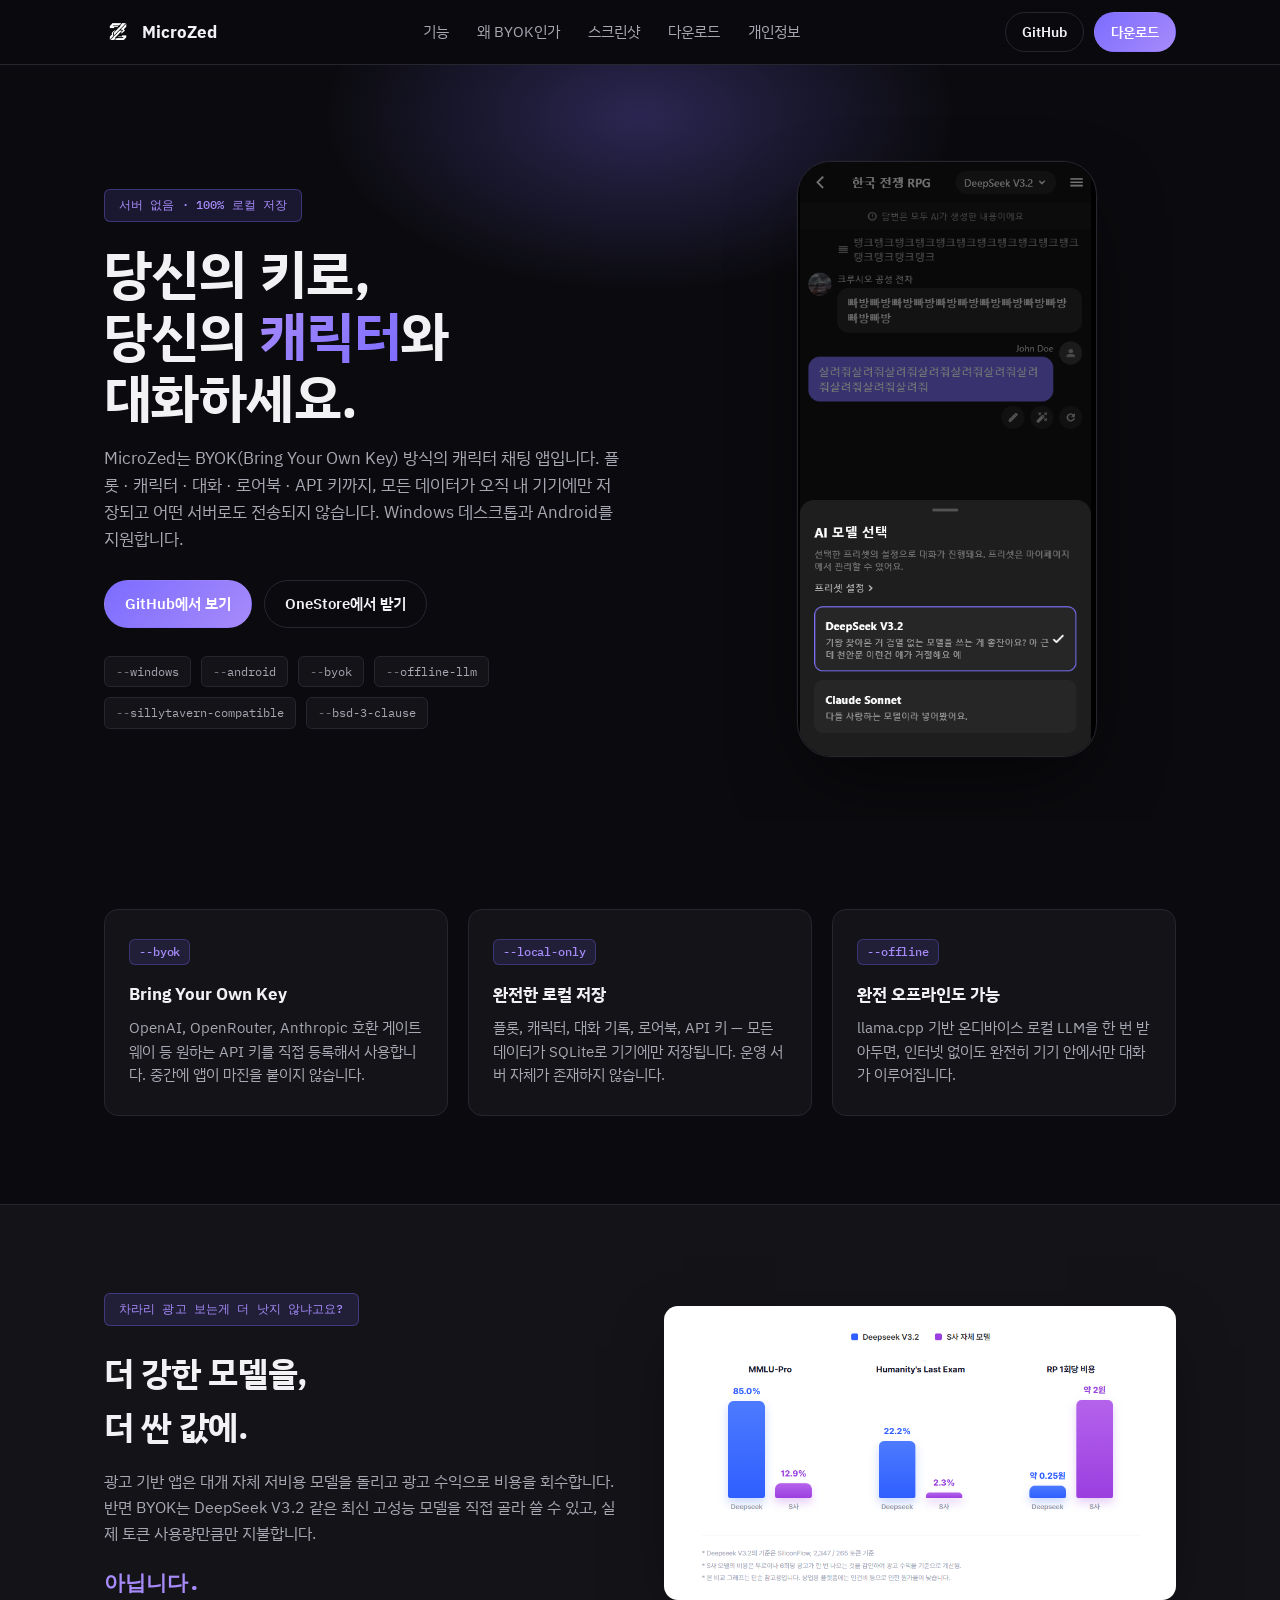
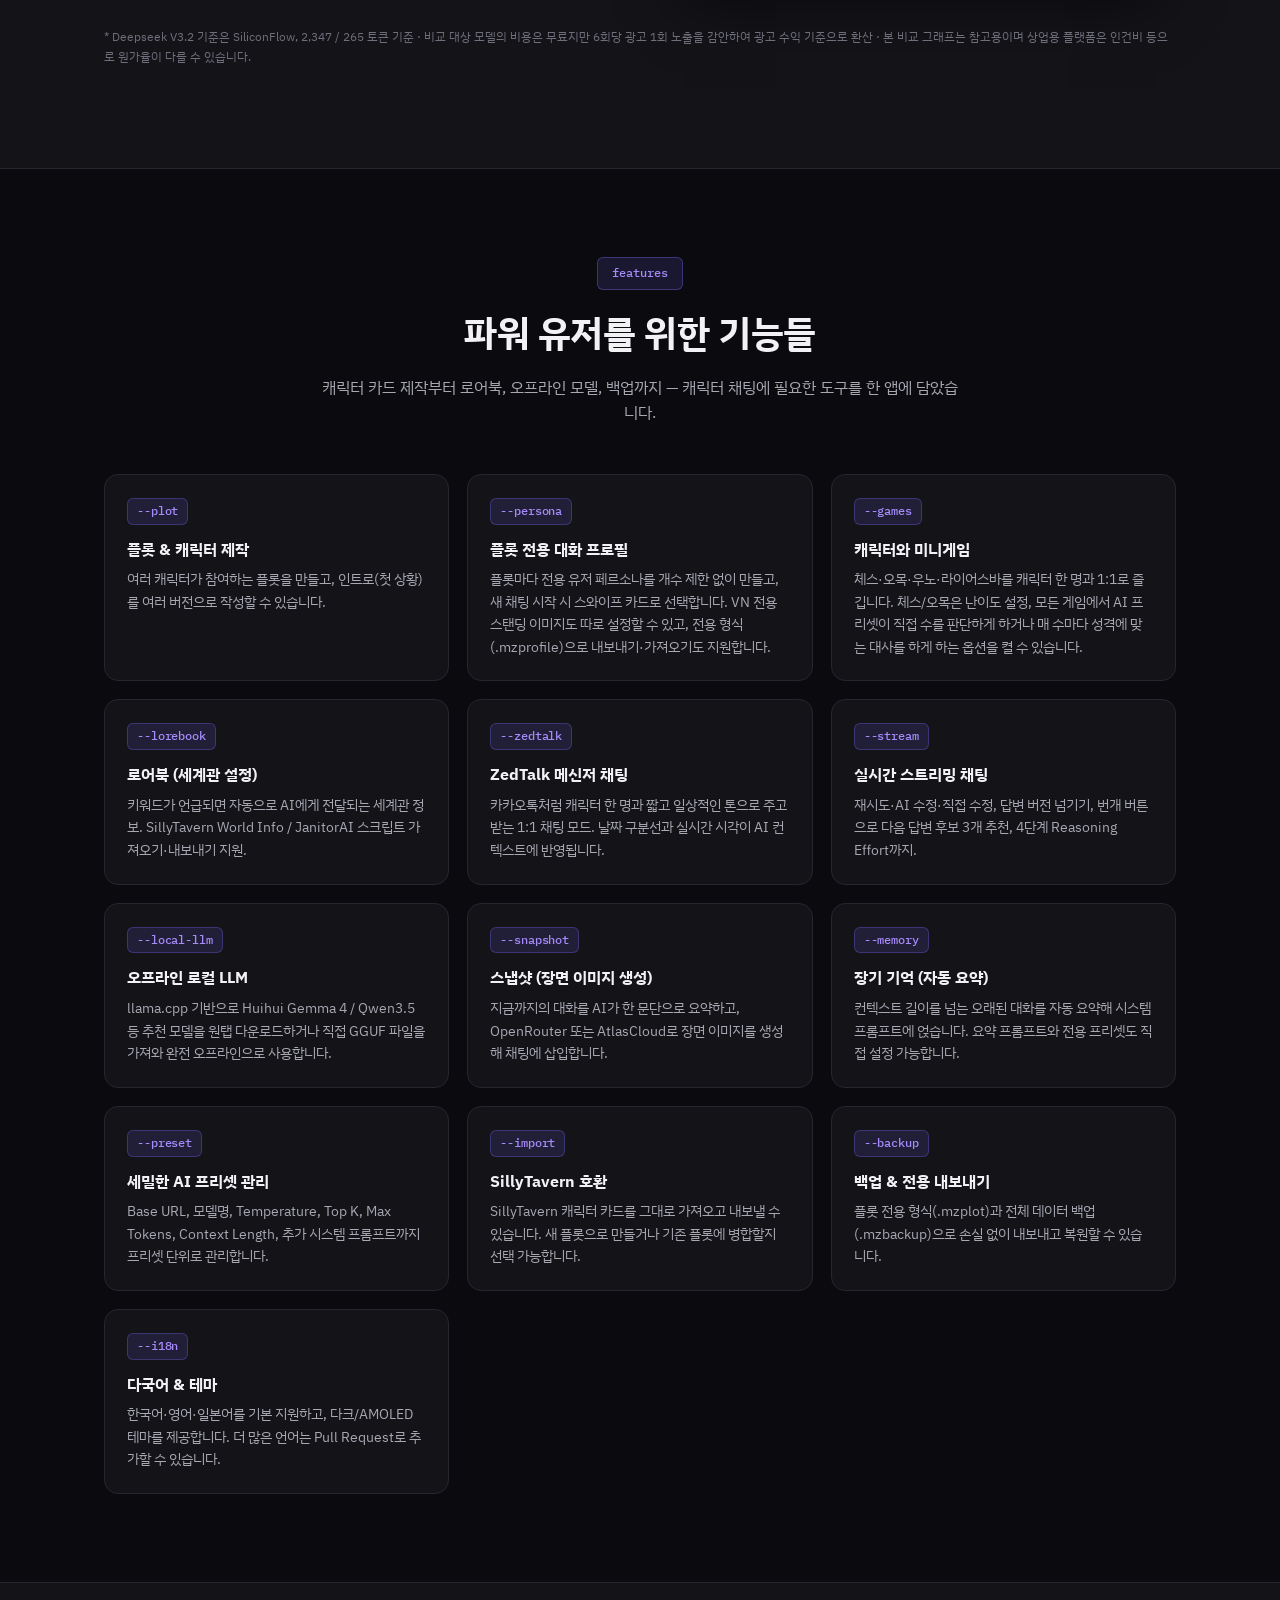
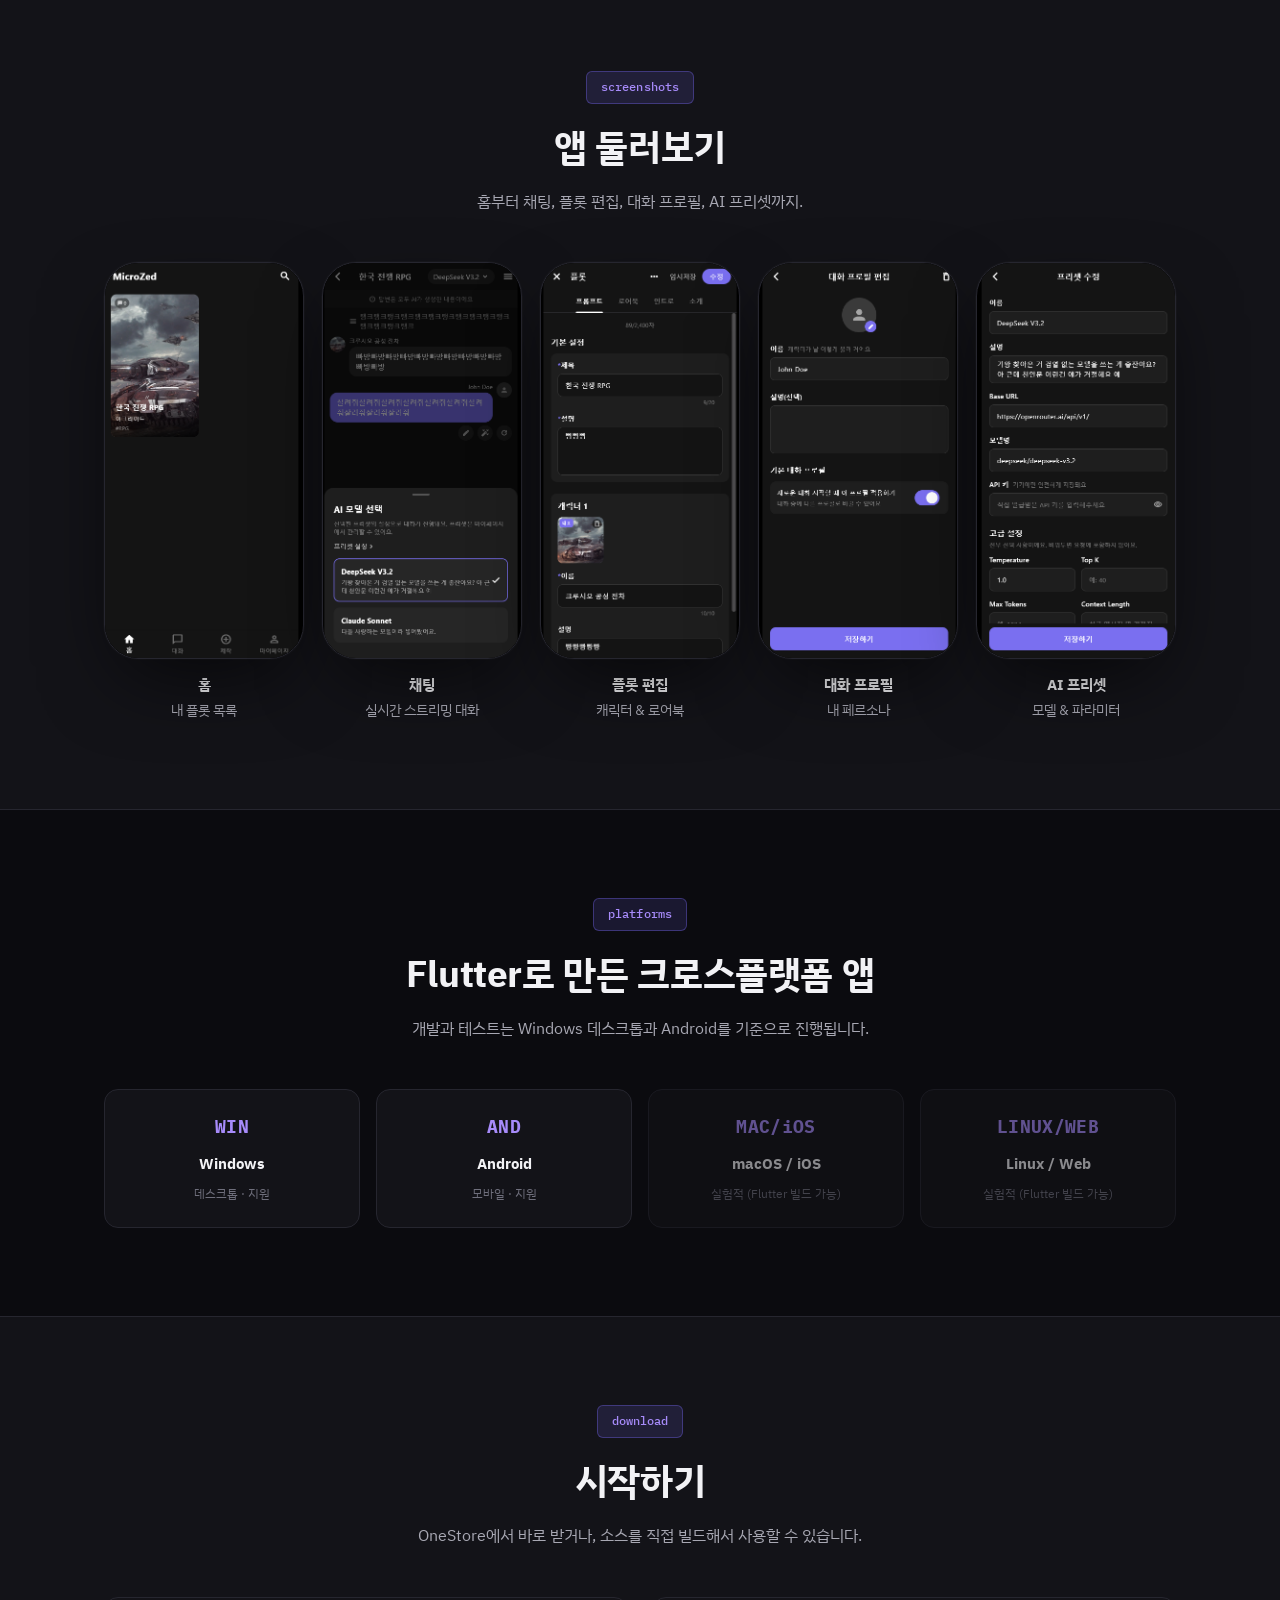
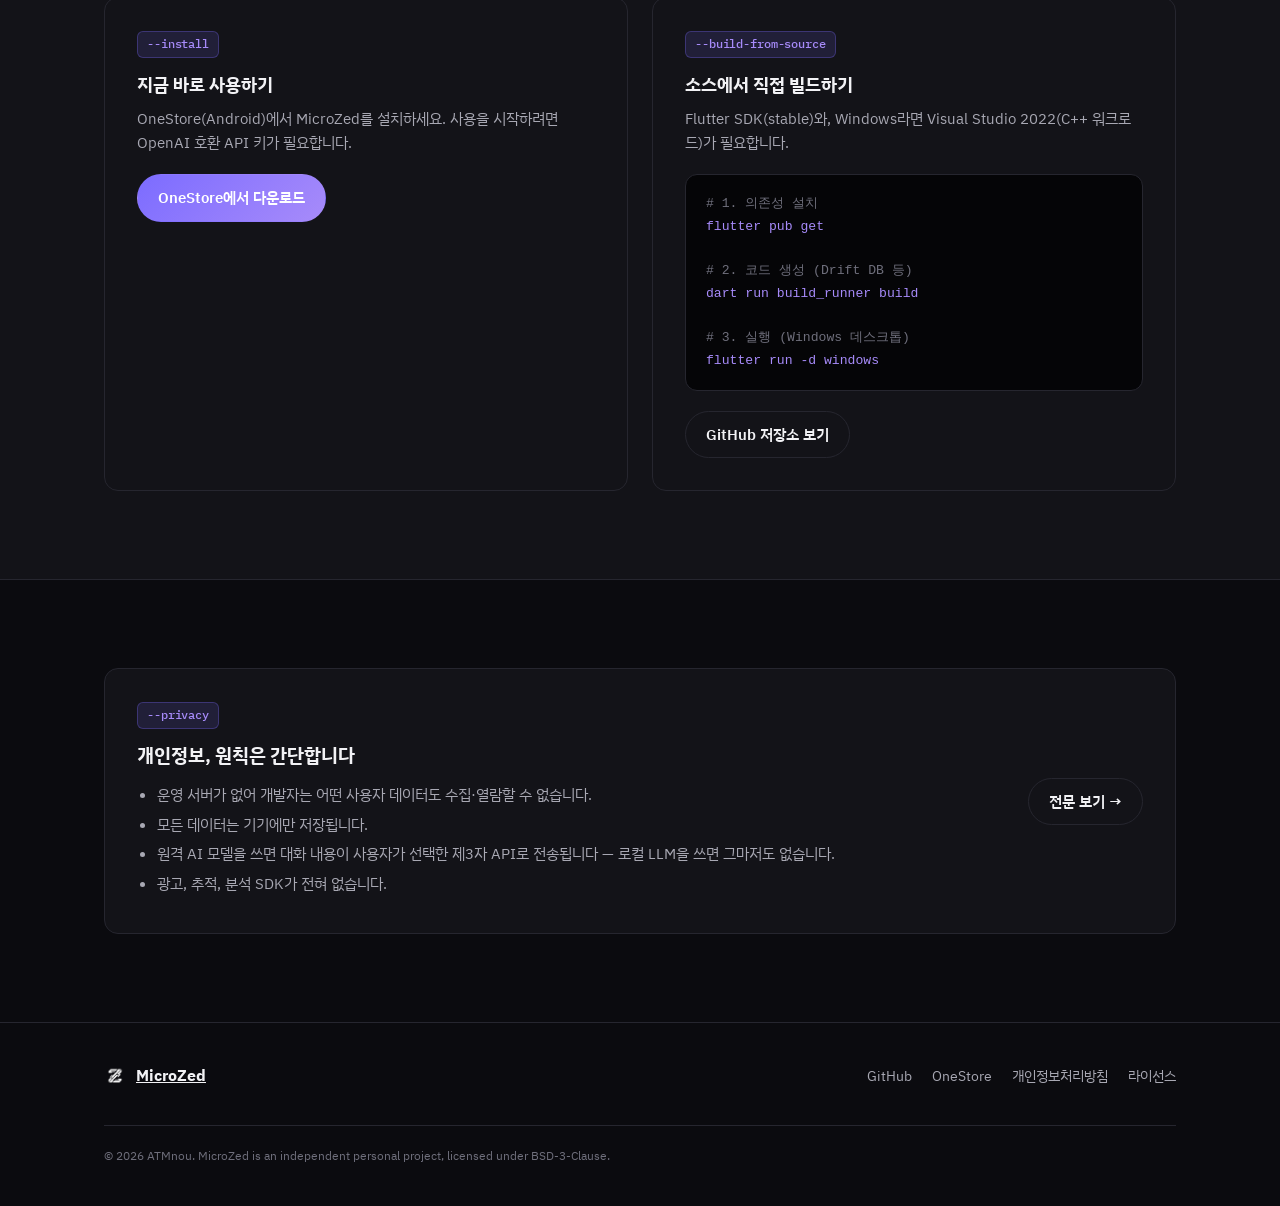
<file: docs/index.html>
<!doctype html>
<html lang="ko">
  <head>
    <meta charset="utf-8" />
    <meta name="viewport" content="width=device-width, initial-scale=1" />
    <title>MicroZed — Compact & Strong LLM Frontend for Power Users</title>
    <meta name="description" content="MicroZed는 BYOK(Bring Your Own Key) 방식의 캐릭터 채팅 앱입니다. 모든 데이터는 기기에만 저장되고, 오프라인 로컬 LLM도 지원합니다. Windows와 Android에서 사용할 수 있습니다." />
    <meta property="og:title" content="MicroZed — Compact & Strong LLM Frontend for Power Users" />
    <meta property="og:description" content="내 API 키, 내 데이터, 내 기기. 서버 없는 로컬 우선 캐릭터 채팅 앱." />
    <meta property="og:type" content="website" />
    <meta property="og:image" content="./assets/img/showcase.png" />
    <link rel="icon" href="./assets/img/favicon.png" />
    <link rel="apple-touch-icon" href="./assets/img/icon-192.png" />
    <link rel="preconnect" href="https://fonts.googleapis.com" />
    <link rel="preconnect" href="https://fonts.gstatic.com" crossorigin />
    <link href="https://fonts.googleapis.com/css2?family=IBM+Plex+Mono:wght@400;500;600;700&family=IBM+Plex+Sans+KR:wght@400;500;600;700;800&display=swap" rel="stylesheet" />
    <link rel="stylesheet" href="./assets/css/style.css" />
  </head>
  <body>
    <header class="nav">
      <div class="wrap">
        <a href="#top" class="brand">
          <img src="./assets/img/icon-192.png" alt="" />
          MicroZed
        </a>
        <nav>
          <ul class="nav-links">
            <li><a href="#features">기능</a></li>
            <li><a href="#byok">왜 BYOK인가</a></li>
            <li><a href="#screenshots">스크린샷</a></li>
            <li><a href="#download">다운로드</a></li>
            <li><a href="#privacy">개인정보</a></li>
          </ul>
        </nav>
        <div class="nav-cta">
          <a class="btn btn-ghost btn-sm" href="https://github.com/ATMnou/MicroZed" target="_blank" rel="noopener">GitHub</a>
          <a class="btn btn-primary btn-sm" href="#download">다운로드</a>
        </div>
        <button class="nav-toggle" aria-label="메뉴" onclick="document.querySelector('.nav-links').classList.toggle('open')">☰</button>
      </div>
    </header>

    <main id="top">
      <!-- HERO -->
      <section class="hero">
        <div class="wrap">
          <div class="hero-copy">
            <span class="eyebrow">서버 없음 · 100% 로컬 저장</span>
            <h1>당신의 키로,<br />당신의 <span class="accent">캐릭터</span>와<br />대화하세요.</h1>
            <p class="lead">
              MicroZed는 BYOK(Bring Your Own Key) 방식의 캐릭터 채팅 앱입니다. 플롯 · 캐릭터 · 대화 · 로어북 · API 키까지, 모든 데이터가 오직 내 기기에만 저장되고 어떤 서버로도 전송되지 않습니다. Windows 데스크톱과 Android를 지원합니다.
            </p>
            <div class="cta-row">
              <a class="btn btn-primary" href="https://github.com/ATMnou/MicroZed" target="_blank" rel="noopener">GitHub에서 보기</a>
              <a class="btn btn-ghost" href="https://m.onestore.co.kr/v2/ko-kr/app/0001007910" target="_blank" rel="noopener">OneStore에서 받기</a>
            </div>
            <div class="badges">
              <span class="pill">windows</span>
              <span class="pill">android</span>
              <span class="pill">byok</span>
              <span class="pill">offline-llm</span>
              <span class="pill">sillytavern-compatible</span>
              <span class="pill">bsd-3-clause</span>
            </div>
          </div>
          <div class="hero-visual">
            <div class="phone-frame">
              <div class="shot" style="background-position-x: 25%"></div>
            </div>
          </div>
        </div>
      </section>

      <!-- PILLARS -->
      <section class="pillars-section">
        <div class="wrap">
          <div class="pillars">
            <div class="pillar">
              <span class="flag">--byok</span>
              <h3>Bring Your Own Key</h3>
              <p>OpenAI, OpenRouter, Anthropic 호환 게이트웨이 등 원하는 API 키를 직접 등록해서 사용합니다. 중간에 앱이 마진을 붙이지 않습니다.</p>
            </div>
            <div class="pillar">
              <span class="flag">--local-only</span>
              <h3>완전한 로컬 저장</h3>
              <p>플롯, 캐릭터, 대화 기록, 로어북, API 키 — 모든 데이터가 SQLite로 기기에만 저장됩니다. 운영 서버 자체가 존재하지 않습니다.</p>
            </div>
            <div class="pillar">
              <span class="flag">--offline</span>
              <h3>완전 오프라인도 가능</h3>
              <p>llama.cpp 기반 온디바이스 로컬 LLM을 한 번 받아두면, 인터넷 없이도 완전히 기기 안에서만 대화가 이루어집니다.</p>
            </div>
          </div>
        </div>
      </section>

      <!-- WHY BYOK -->
      <section id="byok" class="alt">
        <div class="wrap">
          <div class="byok">
            <div class="byok-copy">
              <span class="eyebrow">차라리 광고 보는게 더 낫지 않냐고요?</span>
              <h2>더 강한 모델을,<br />더 싼 값에.</h2>
              <p>광고 기반 앱은 대개 자체 저비용 모델을 돌리고 광고 수익으로 비용을 회수합니다. 반면 BYOK는 DeepSeek V3.2 같은 최신 고성능 모델을 직접 골라 쓸 수 있고, 실제 토큰 사용량만큼만 지불합니다.</p>
              <p class="verdict">아닙니다.</p>
            </div>
            <div class="byok-chart">
              <img src="./assets/img/facts.png" alt="Deepseek V3.2와 광고 기반 자체 모델의 MMLU-Pro, Humanity's Last Exam, 대화 1회당 비용 비교 그래프. Deepseek V3.2가 세 항목 모두에서 우세합니다." />
            </div>
          </div>
          <p class="fine-print">
            * Deepseek V3.2 기준은 SiliconFlow, 2,347 / 265 토큰 기준 · 비교 대상 모델의 비용은 무료지만 6회당 광고 1회 노출을 감안하여 광고 수익 기준으로 환산 · 본 비교 그래프는 참고용이며 상업용 플랫폼은 인건비 등으로 원가율이 다를 수
            있습니다.
          </p>
        </div>
      </section>

      <!-- FEATURES -->
      <section id="features">
        <div class="wrap">
          <div class="section-head">
            <span class="eyebrow">features</span>
            <h2>파워 유저를 위한 기능들</h2>
            <p>캐릭터 카드 제작부터 로어북, 오프라인 모델, 백업까지 — 캐릭터 채팅에 필요한 도구를 한 앱에 담았습니다.</p>
          </div>
          <div class="features">
            <div class="feature-card">
              <span class="flag">--plot</span>
              <h3>플롯 &amp; 캐릭터 제작</h3>
              <p>여러 캐릭터가 참여하는 플롯을 만들고, 인트로(첫 상황)를 여러 버전으로 작성할 수 있습니다.</p>
            </div>
            <div class="feature-card">
              <span class="flag">--persona</span>
              <h3>플롯 전용 대화 프로필</h3>
              <p>플롯마다 전용 유저 페르소나를 개수 제한 없이 만들고, 새 채팅 시작 시 스와이프 카드로 선택합니다. VN 전용 스탠딩 이미지도 따로 설정할 수 있고, 전용 형식(.mzprofile)으로 내보내기·가져오기도 지원합니다.</p>
            </div>
            <div class="feature-card">
              <span class="flag">--games</span>
              <h3>캐릭터와 미니게임</h3>
              <p>체스·오목·우노·라이어스바를 캐릭터 한 명과 1:1로 즐깁니다. 체스/오목은 난이도 설정, 모든 게임에서 AI 프리셋이 직접 수를 판단하게 하거나 매 수마다 성격에 맞는 대사를 하게 하는 옵션을 켤 수 있습니다.</p>
            </div>
            <div class="feature-card">
              <span class="flag">--lorebook</span>
              <h3>로어북 (세계관 설정)</h3>
              <p>키워드가 언급되면 자동으로 AI에게 전달되는 세계관 정보. SillyTavern World Info / JanitorAI 스크립트 가져오기·내보내기 지원.</p>
            </div>
            <div class="feature-card">
              <span class="flag">--zedtalk</span>
              <h3>ZedTalk 메신저 채팅</h3>
              <p>카카오톡처럼 캐릭터 한 명과 짧고 일상적인 톤으로 주고받는 1:1 채팅 모드. 날짜 구분선과 실시간 시각이 AI 컨텍스트에 반영됩니다.</p>
            </div>
            <div class="feature-card">
              <span class="flag">--stream</span>
              <h3>실시간 스트리밍 채팅</h3>
              <p>재시도·AI 수정·직접 수정, 답변 버전 넘기기, 번개 버튼으로 다음 답변 후보 3개 추천, 4단계 Reasoning Effort까지.</p>
            </div>
            <div class="feature-card">
              <span class="flag">--local-llm</span>
              <h3>오프라인 로컬 LLM</h3>
              <p>llama.cpp 기반으로 Huihui Gemma 4 / Qwen3.5 등 추천 모델을 원탭 다운로드하거나 직접 GGUF 파일을 가져와 완전 오프라인으로 사용합니다.</p>
            </div>
            <div class="feature-card">
              <span class="flag">--snapshot</span>
              <h3>스냅샷 (장면 이미지 생성)</h3>
              <p>지금까지의 대화를 AI가 한 문단으로 요약하고, OpenRouter 또는 AtlasCloud로 장면 이미지를 생성해 채팅에 삽입합니다.</p>
            </div>
            <div class="feature-card">
              <span class="flag">--memory</span>
              <h3>장기 기억 (자동 요약)</h3>
              <p>컨텍스트 길이를 넘는 오래된 대화를 자동 요약해 시스템 프롬프트에 얹습니다. 요약 프롬프트와 전용 프리셋도 직접 설정 가능합니다.</p>
            </div>
            <div class="feature-card">
              <span class="flag">--preset</span>
              <h3>세밀한 AI 프리셋 관리</h3>
              <p>Base URL, 모델명, Temperature, Top K, Max Tokens, Context Length, 추가 시스템 프롬프트까지 프리셋 단위로 관리합니다.</p>
            </div>
            <div class="feature-card">
              <span class="flag">--import</span>
              <h3>SillyTavern 호환</h3>
              <p>SillyTavern 캐릭터 카드를 그대로 가져오고 내보낼 수 있습니다. 새 플롯으로 만들거나 기존 플롯에 병합할지 선택 가능합니다.</p>
            </div>
            <div class="feature-card">
              <span class="flag">--backup</span>
              <h3>백업 &amp; 전용 내보내기</h3>
              <p>플롯 전용 형식(.mzplot)과 전체 데이터 백업(.mzbackup)으로 손실 없이 내보내고 복원할 수 있습니다.</p>
            </div>
            <div class="feature-card">
              <span class="flag">--i18n</span>
              <h3>다국어 &amp; 테마</h3>
              <p>한국어·영어·일본어를 기본 지원하고, 다크/AMOLED 테마를 제공합니다. 더 많은 언어는 Pull Request로 추가할 수 있습니다.</p>
            </div>
          </div>
        </div>
      </section>

      <!-- SCREENSHOTS -->
      <section id="screenshots" class="alt">
        <div class="wrap">
          <div class="section-head">
            <span class="eyebrow">screenshots</span>
            <h2>앱 둘러보기</h2>
            <p>홈부터 채팅, 플롯 편집, 대화 프로필, AI 프리셋까지.</p>
          </div>
          <div class="shots">
            <div class="shot-item">
              <div class="phone-frame"><div class="shot" style="background-position-x: 0%"></div></div>
              <div class="caption"><b>홈</b>내 플롯 목록</div>
            </div>
            <div class="shot-item">
              <div class="phone-frame"><div class="shot" style="background-position-x: 25%"></div></div>
              <div class="caption"><b>채팅</b>실시간 스트리밍 대화</div>
            </div>
            <div class="shot-item">
              <div class="phone-frame"><div class="shot" style="background-position-x: 50%"></div></div>
              <div class="caption"><b>플롯 편집</b>캐릭터 &amp; 로어북</div>
            </div>
            <div class="shot-item">
              <div class="phone-frame"><div class="shot" style="background-position-x: 75%"></div></div>
              <div class="caption"><b>대화 프로필</b>내 페르소나</div>
            </div>
            <div class="shot-item">
              <div class="phone-frame"><div class="shot" style="background-position-x: 100%"></div></div>
              <div class="caption"><b>AI 프리셋</b>모델 &amp; 파라미터</div>
            </div>
          </div>
        </div>
      </section>

      <!-- PLATFORMS -->
      <section id="platforms">
        <div class="wrap">
          <div class="section-head">
            <span class="eyebrow">platforms</span>
            <h2>Flutter로 만든 크로스플랫폼 앱</h2>
            <p>개발과 테스트는 Windows 데스크톱과 Android를 기준으로 진행됩니다.</p>
          </div>
          <div class="platforms">
            <div class="platform-card">
              <div class="tag">WIN</div>
              <h4>Windows</h4>
              <span>데스크톱 · 지원</span>
            </div>
            <div class="platform-card">
              <div class="tag">AND</div>
              <h4>Android</h4>
              <span>모바일 · 지원</span>
            </div>
            <div class="platform-card dim">
              <div class="tag">MAC/iOS</div>
              <h4>macOS / iOS</h4>
              <span>실험적 (Flutter 빌드 가능)</span>
            </div>
            <div class="platform-card dim">
              <div class="tag">LINUX/WEB</div>
              <h4>Linux / Web</h4>
              <span>실험적 (Flutter 빌드 가능)</span>
            </div>
          </div>
        </div>
      </section>

      <!-- DOWNLOAD -->
      <section id="download" class="alt">
        <div class="wrap">
          <div class="section-head">
            <span class="eyebrow">download</span>
            <h2>시작하기</h2>
            <p>OneStore에서 바로 받거나, 소스를 직접 빌드해서 사용할 수 있습니다.</p>
          </div>
          <div class="download-panel">
            <div class="download-card">
              <span class="flag">--install</span>
              <h3>지금 바로 사용하기</h3>
              <p>OneStore(Android)에서 MicroZed를 설치하세요. 사용을 시작하려면 OpenAI 호환 API 키가 필요합니다.</p>
              <a class="btn btn-primary" href="https://m.onestore.co.kr/v2/ko-kr/app/0001007910" target="_blank" rel="noopener">OneStore에서 다운로드</a>
            </div>
            <div class="download-card">
              <span class="flag">--build-from-source</span>
              <h3>소스에서 직접 빌드하기</h3>
              <p>Flutter SDK(stable)와, Windows라면 Visual Studio 2022(C++ 워크로드)가 필요합니다.</p>
              <pre class="code"><span class="cmt"># 1. 의존성 설치</span>
<span class="cmd">flutter pub get</span>

<span class="cmt"># 2. 코드 생성 (Drift DB 등)</span>
<span class="cmd">dart run build_runner build</span>

<span class="cmt"># 3. 실행 (Windows 데스크톱)</span>
<span class="cmd">flutter run -d windows</span></pre>
              <a class="btn btn-ghost" href="https://github.com/ATMnou/MicroZed" target="_blank" rel="noopener">GitHub 저장소 보기</a>
            </div>
          </div>
        </div>
      </section>

      <!-- PRIVACY -->
      <section id="privacy">
        <div class="wrap">
          <div class="privacy-box">
            <div>
              <span class="flag">--privacy</span>
              <h3>개인정보, 원칙은 간단합니다</h3>
              <ul>
                <li>운영 서버가 없어 개발자는 어떤 사용자 데이터도 수집·열람할 수 없습니다.</li>
                <li>모든 데이터는 기기에만 저장됩니다.</li>
                <li>원격 AI 모델을 쓰면 대화 내용이 사용자가 선택한 제3자 API로 전송됩니다 — 로컬 LLM을 쓰면 그마저도 없습니다.</li>
                <li>광고, 추적, 분석 SDK가 전혀 없습니다.</li>
              </ul>
            </div>
            <a class="btn btn-ghost" href="./privacy.html">전문 보기 →</a>
          </div>
        </div>
      </section>
    </main>

    <footer>
      <div class="wrap">
        <a href="#top" class="foot-brand">
          <img src="./assets/img/icon-192.png" alt="" />
          MicroZed
        </a>
        <ul class="foot-links">
          <li><a href="https://github.com/ATMnou/MicroZed" target="_blank" rel="noopener">GitHub</a></li>
          <li><a href="https://m.onestore.co.kr/v2/ko-kr/app/0001007910" target="_blank" rel="noopener">OneStore</a></li>
          <li><a href="./privacy.html">개인정보처리방침</a></li>
          <li><a href="https://github.com/ATMnou/MicroZed/blob/main/LICENSE" target="_blank" rel="noopener">라이선스</a></li>
        </ul>
        <div class="copyright">© 2026 ATMnou. MicroZed is an independent personal project, licensed under BSD-3-Clause.</div>
      </div>
    </footer>
  </body>
</html>
</file>
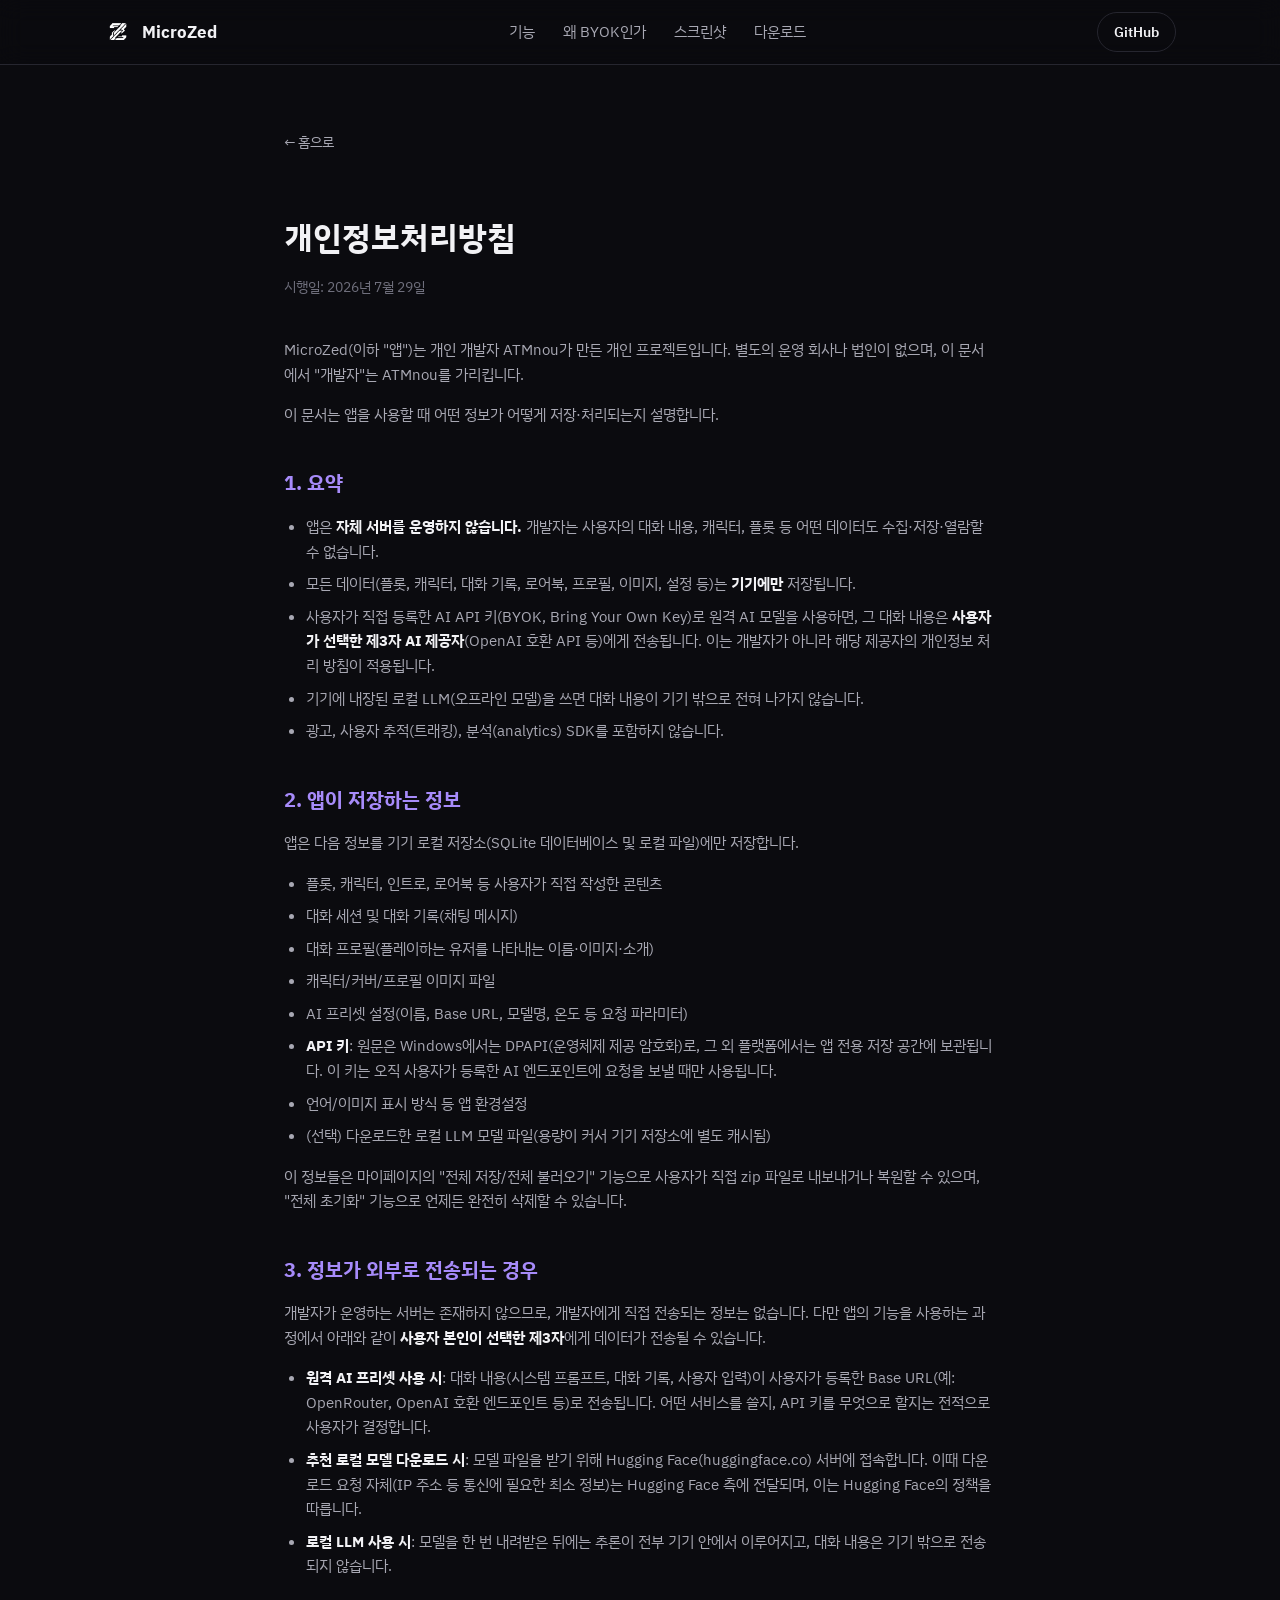
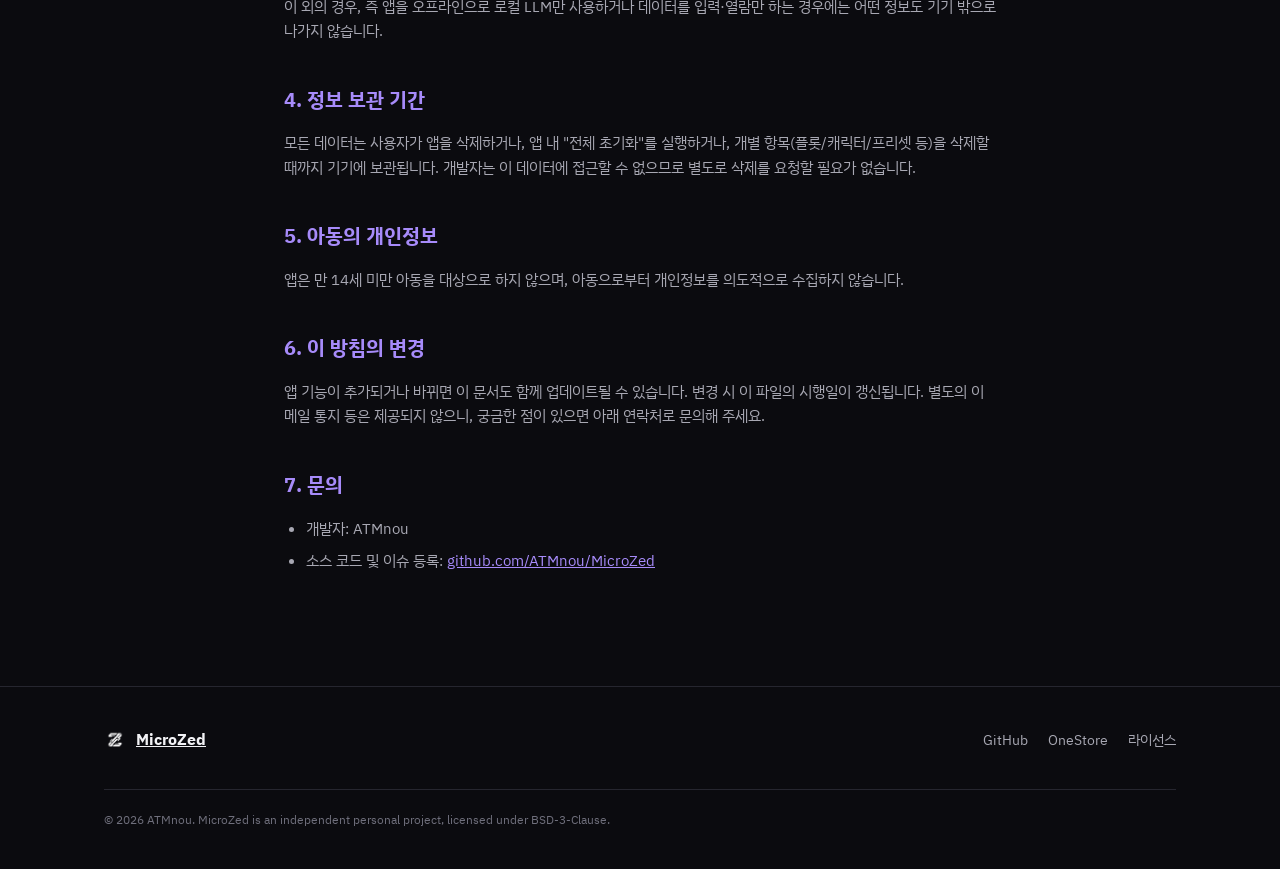
<file: docs/privacy.html>
<!doctype html>
<html lang="ko">
<head>
<meta charset="utf-8">
<meta name="viewport" content="width=device-width, initial-scale=1">
<title>개인정보처리방침 — MicroZed</title>
<meta name="description" content="MicroZed 개인정보처리방침. 자체 서버가 없으며 모든 데이터는 기기에만 저장됩니다.">
<link rel="icon" href="./assets/img/favicon.png">
<link rel="preconnect" href="https://fonts.googleapis.com">
<link rel="preconnect" href="https://fonts.gstatic.com" crossorigin>
<link href="https://fonts.googleapis.com/css2?family=IBM+Plex+Mono:wght@400;500;600;700&family=IBM+Plex+Sans+KR:wght@400;500;600;700;800&display=swap" rel="stylesheet">
<link rel="stylesheet" href="./assets/css/style.css">
</head>
<body>

<header class="nav">
  <div class="wrap">
    <a href="./index.html" class="brand">
      <img src="./assets/img/icon-192.png" alt="">
      MicroZed
    </a>
    <nav>
      <ul class="nav-links">
        <li><a href="./index.html#features">기능</a></li>
        <li><a href="./index.html#byok">왜 BYOK인가</a></li>
        <li><a href="./index.html#screenshots">스크린샷</a></li>
        <li><a href="./index.html#download">다운로드</a></li>
      </ul>
    </nav>
    <div class="nav-cta">
      <a class="btn btn-ghost btn-sm" href="https://github.com/ATMnou/MicroZed" target="_blank" rel="noopener">GitHub</a>
    </div>
    <button class="nav-toggle" aria-label="메뉴" onclick="document.querySelector('.nav-links').classList.toggle('open')">☰</button>
  </div>
</header>

<article class="doc">
  <a class="back" href="./index.html">← 홈으로</a>
  <h1>개인정보처리방침</h1>
  <p class="effective">시행일: 2026년 7월 29일</p>

  <p>MicroZed(이하 "앱")는 개인 개발자 ATMnou가 만든 개인 프로젝트입니다. 별도의 운영 회사나 법인이 없으며, 이 문서에서 "개발자"는 ATMnou를 가리킵니다.</p>
  <p>이 문서는 앱을 사용할 때 어떤 정보가 어떻게 저장·처리되는지 설명합니다.</p>

  <h2>1. 요약</h2>
  <ul>
    <li>앱은 <strong>자체 서버를 운영하지 않습니다.</strong> 개발자는 사용자의 대화 내용, 캐릭터, 플롯 등 어떤 데이터도 수집·저장·열람할 수 없습니다.</li>
    <li>모든 데이터(플롯, 캐릭터, 대화 기록, 로어북, 프로필, 이미지, 설정 등)는 <strong>기기에만</strong> 저장됩니다.</li>
    <li>사용자가 직접 등록한 AI API 키(BYOK, Bring Your Own Key)로 원격 AI 모델을 사용하면, 그 대화 내용은 <strong>사용자가 선택한 제3자 AI 제공자</strong>(OpenAI 호환 API 등)에게 전송됩니다. 이는 개발자가 아니라 해당 제공자의 개인정보 처리 방침이 적용됩니다.</li>
    <li>기기에 내장된 로컬 LLM(오프라인 모델)을 쓰면 대화 내용이 기기 밖으로 전혀 나가지 않습니다.</li>
    <li>광고, 사용자 추적(트래킹), 분석(analytics) SDK를 포함하지 않습니다.</li>
  </ul>

  <h2>2. 앱이 저장하는 정보</h2>
  <p>앱은 다음 정보를 기기 로컬 저장소(SQLite 데이터베이스 및 로컬 파일)에만 저장합니다.</p>
  <ul>
    <li>플롯, 캐릭터, 인트로, 로어북 등 사용자가 직접 작성한 콘텐츠</li>
    <li>대화 세션 및 대화 기록(채팅 메시지)</li>
    <li>대화 프로필(플레이하는 유저를 나타내는 이름·이미지·소개)</li>
    <li>캐릭터/커버/프로필 이미지 파일</li>
    <li>AI 프리셋 설정(이름, Base URL, 모델명, 온도 등 요청 파라미터)</li>
    <li><strong>API 키</strong>: 원문은 Windows에서는 DPAPI(운영체제 제공 암호화)로, 그 외 플랫폼에서는 앱 전용 저장 공간에 보관됩니다. 이 키는 오직 사용자가 등록한 AI 엔드포인트에 요청을 보낼 때만 사용됩니다.</li>
    <li>언어/이미지 표시 방식 등 앱 환경설정</li>
    <li>(선택) 다운로드한 로컬 LLM 모델 파일(용량이 커서 기기 저장소에 별도 캐시됨)</li>
  </ul>
  <p>이 정보들은 마이페이지의 "전체 저장/전체 불러오기" 기능으로 사용자가 직접 zip 파일로 내보내거나 복원할 수 있으며, "전체 초기화" 기능으로 언제든 완전히 삭제할 수 있습니다.</p>

  <h2>3. 정보가 외부로 전송되는 경우</h2>
  <p>개발자가 운영하는 서버는 존재하지 않으므로, 개발자에게 직접 전송되는 정보는 없습니다. 다만 앱의 기능을 사용하는 과정에서 아래와 같이 <strong>사용자 본인이 선택한 제3자</strong>에게 데이터가 전송될 수 있습니다.</p>
  <ul>
    <li><strong>원격 AI 프리셋 사용 시</strong>: 대화 내용(시스템 프롬프트, 대화 기록, 사용자 입력)이 사용자가 등록한 Base URL(예: OpenRouter, OpenAI 호환 엔드포인트 등)로 전송됩니다. 어떤 서비스를 쓸지, API 키를 무엇으로 할지는 전적으로 사용자가 결정합니다.</li>
    <li><strong>추천 로컬 모델 다운로드 시</strong>: 모델 파일을 받기 위해 Hugging Face(huggingface.co) 서버에 접속합니다. 이때 다운로드 요청 자체(IP 주소 등 통신에 필요한 최소 정보)는 Hugging Face 측에 전달되며, 이는 Hugging Face의 정책을 따릅니다.</li>
    <li><strong>로컬 LLM 사용 시</strong>: 모델을 한 번 내려받은 뒤에는 추론이 전부 기기 안에서 이루어지고, 대화 내용은 기기 밖으로 전송되지 않습니다.</li>
  </ul>
  <p>이 외의 경우, 즉 앱을 오프라인으로 로컬 LLM만 사용하거나 데이터를 입력·열람만 하는 경우에는 어떤 정보도 기기 밖으로 나가지 않습니다.</p>

  <h2>4. 정보 보관 기간</h2>
  <p>모든 데이터는 사용자가 앱을 삭제하거나, 앱 내 "전체 초기화"를 실행하거나, 개별 항목(플롯/캐릭터/프리셋 등)을 삭제할 때까지 기기에 보관됩니다. 개발자는 이 데이터에 접근할 수 없으므로 별도로 삭제를 요청할 필요가 없습니다.</p>

  <h2>5. 아동의 개인정보</h2>
  <p>앱은 만 14세 미만 아동을 대상으로 하지 않으며, 아동으로부터 개인정보를 의도적으로 수집하지 않습니다.</p>

  <h2>6. 이 방침의 변경</h2>
  <p>앱 기능이 추가되거나 바뀌면 이 문서도 함께 업데이트될 수 있습니다. 변경 시 이 파일의 시행일이 갱신됩니다. 별도의 이메일 통지 등은 제공되지 않으니, 궁금한 점이 있으면 아래 연락처로 문의해 주세요.</p>

  <h2>7. 문의</h2>
  <ul>
    <li>개발자: ATMnou</li>
    <li>소스 코드 및 이슈 등록: <a href="https://github.com/ATMnou/MicroZed" target="_blank" rel="noopener">github.com/ATMnou/MicroZed</a></li>
  </ul>
</article>

<footer>
  <div class="wrap">
    <a href="./index.html" class="foot-brand">
      <img src="./assets/img/icon-192.png" alt="">
      MicroZed
    </a>
    <ul class="foot-links">
      <li><a href="https://github.com/ATMnou/MicroZed" target="_blank" rel="noopener">GitHub</a></li>
      <li><a href="https://m.onestore.co.kr/v2/ko-kr/app/0001007910" target="_blank" rel="noopener">OneStore</a></li>
      <li><a href="https://github.com/ATMnou/MicroZed/blob/main/LICENSE" target="_blank" rel="noopener">라이선스</a></li>
    </ul>
    <div class="copyright">
      © 2026 ATMnou. MicroZed is an independent personal project, licensed under BSD-3-Clause.
    </div>
  </div>
</footer>

</body>
</html>
</file>
<file: docs/assets/css/style.css>
:root {
  --bg: #0b0b0f;
  --bg-elev: #131318;
  --bg-elev-2: #1a1a22;
  --border: #26262f;
  --text: #f2f2f5;
  --text-dim: #a8a8b3;
  --text-dimmer: #6f6f7c;
  --accent: #7c6cff;
  --accent-2: #a78bfa;
  --accent-soft: rgba(124, 108, 255, 0.14);
  --radius: 14px;
  --max-w: 1120px;
  font-size: 16px;
}

* { box-sizing: border-box; }

html { scroll-behavior: smooth; }

body {
  margin: 0;
  background: var(--bg);
  color: var(--text);
  font-family: "IBM Plex Sans KR", "Apple SD Gothic Neo", "Segoe UI", system-ui, -apple-system, Roboto, sans-serif;
  line-height: 1.6;
  -webkit-font-smoothing: antialiased;
}

.mono {
  font-family: "IBM Plex Mono", ui-monospace, SFMono-Regular, Menlo, Consolas, monospace;
}

.flag {
  font-family: "IBM Plex Mono", ui-monospace, SFMono-Regular, Menlo, Consolas, monospace;
  font-size: 0.74rem;
  font-weight: 500;
  color: var(--accent-2);
  background: var(--accent-soft);
  border: 1px solid rgba(124, 108, 255, 0.3);
  padding: 3px 9px;
  border-radius: 6px;
  display: inline-block;
  letter-spacing: -0.01em;
  margin-bottom: 12px;
}

img { max-width: 100%; display: block; }

a { color: inherit; }

.wrap {
  max-width: var(--max-w);
  margin: 0 auto;
  padding: 0 24px;
}

/* ---------- Nav ---------- */
header.nav {
  position: sticky;
  top: 0;
  z-index: 50;
  backdrop-filter: blur(12px);
  background: rgba(11, 11, 15, 0.72);
  border-bottom: 1px solid var(--border);
}

.nav .wrap {
  display: flex;
  align-items: center;
  justify-content: space-between;
  height: 64px;
}

.brand {
  display: flex;
  align-items: center;
  gap: 10px;
  font-weight: 700;
  font-size: 1.05rem;
  text-decoration: none;
  color: var(--text);
}

.brand img {
  width: 28px;
  height: 28px;
  border-radius: 8px;
}

.nav-links {
  display: flex;
  gap: 28px;
  list-style: none;
  margin: 0;
  padding: 0;
}

.nav-links a {
  text-decoration: none;
  color: var(--text-dim);
  font-size: 0.92rem;
  transition: color 0.15s ease;
}

.nav-links a:hover { color: var(--text); }

.nav-cta {
  display: flex;
  gap: 10px;
}

.nav-toggle {
  display: none;
  background: none;
  border: 1px solid var(--border);
  color: var(--text);
  border-radius: 8px;
  width: 38px;
  height: 38px;
  font-size: 1.1rem;
  cursor: pointer;
}

/* ---------- Buttons ---------- */
.btn {
  display: inline-flex;
  align-items: center;
  gap: 8px;
  padding: 11px 20px;
  border-radius: 999px;
  font-size: 0.92rem;
  font-weight: 600;
  text-decoration: none;
  border: 1px solid transparent;
  cursor: pointer;
  transition: transform 0.15s ease, background 0.15s ease, border-color 0.15s ease, opacity 0.15s ease;
  white-space: nowrap;
}

.btn:active { transform: scale(0.97); }

.btn-primary {
  background: linear-gradient(135deg, var(--accent), var(--accent-2));
  color: #fff;
}

.btn-primary:hover { opacity: 0.92; }

.btn-ghost {
  background: transparent;
  border-color: var(--border);
  color: var(--text);
}

.btn-ghost:hover { border-color: var(--accent); }

.btn-sm { padding: 8px 16px; font-size: 0.85rem; }

/* ---------- Hero ---------- */
.hero {
  padding: 96px 0 64px;
  position: relative;
  overflow: hidden;
}

.hero::before {
  content: "";
  position: absolute;
  top: -200px;
  left: 50%;
  transform: translateX(-50%);
  width: 900px;
  height: 500px;
  background: radial-gradient(closest-side, rgba(124, 108, 255, 0.28), transparent 70%);
  pointer-events: none;
  z-index: 0;
}

.hero .wrap {
  position: relative;
  z-index: 1;
  display: grid;
  grid-template-columns: 1.1fr 0.9fr;
  gap: 56px;
  align-items: center;
}

.eyebrow {
  display: inline-flex;
  align-items: center;
  gap: 8px;
  font-family: "IBM Plex Mono", ui-monospace, monospace;
  font-size: 0.74rem;
  font-weight: 500;
  letter-spacing: 0.01em;
  color: var(--accent-2);
  background: var(--accent-soft);
  border: 1px solid rgba(124, 108, 255, 0.35);
  padding: 6px 14px;
  border-radius: 6px;
  margin-bottom: 20px;
}

.hero h1 {
  font-size: clamp(2.2rem, 4.4vw, 3.4rem);
  line-height: 1.14;
  margin: 0 0 16px;
  letter-spacing: -0.01em;
}

.hero h1 .accent {
  background: linear-gradient(135deg, var(--accent-2), var(--accent));
  -webkit-background-clip: text;
  background-clip: text;
  color: transparent;
}

.hero p.lead {
  color: var(--text-dim);
  font-size: 1.06rem;
  max-width: 52ch;
  margin: 0 0 28px;
}

.hero .cta-row {
  display: flex;
  flex-wrap: wrap;
  gap: 12px;
  margin-bottom: 28px;
}

.hero .badges {
  display: flex;
  flex-wrap: wrap;
  gap: 10px;
}

.pill {
  font-family: "IBM Plex Mono", ui-monospace, monospace;
  font-size: 0.76rem;
  color: var(--text-dim);
  background: var(--bg-elev);
  border: 1px solid var(--border);
  padding: 5px 11px;
  border-radius: 6px;
}

.pill::before { content: "--"; color: var(--text-dimmer); }

/* phone frame carousel used in hero + screenshots */
.phone-frame {
  position: relative;
  border-radius: 34px;
  border: 1px solid var(--border);
  background: #000;
  box-shadow: 0 30px 80px -20px rgba(0, 0, 0, 0.7), 0 0 0 1px rgba(255,255,255,0.02);
  overflow: hidden;
  aspect-ratio: 413.6 / 821;
}

.phone-frame .shot {
  width: 100%;
  height: 100%;
  background-image: url("../img/showcase.png");
  background-size: 500% 100%;
  background-repeat: no-repeat;
}

.hero-visual {
  display: flex;
  justify-content: center;
}

.hero-visual .phone-frame {
  max-width: 300px;
  width: 100%;
}

/* ---------- Section shared ---------- */
section { padding: 88px 0; }

.section-head {
  text-align: center;
  max-width: 640px;
  margin: 0 auto 48px;
}

.section-head .eyebrow { margin-bottom: 14px; }

.section-head h2 {
  font-size: clamp(1.7rem, 3vw, 2.3rem);
  margin: 0 0 12px;
  letter-spacing: -0.01em;
}

.section-head p {
  color: var(--text-dim);
  margin: 0;
}

.alt { background: var(--bg-elev); border-top: 1px solid var(--border); border-bottom: 1px solid var(--border); }

/* ---------- Pillars ---------- */
.pillars {
  display: grid;
  grid-template-columns: repeat(3, 1fr);
  gap: 20px;
}

.pillar {
  background: var(--bg-elev);
  border: 1px solid var(--border);
  border-radius: 14px;
  padding: 28px 24px;
}

.pillar .flag { margin-bottom: 16px; }

.pillar h3 { margin: 0 0 8px; font-size: 1.05rem; }
.pillar p { margin: 0; color: var(--text-dim); font-size: 0.92rem; }

/* ---------- Why BYOK ---------- */
.byok {
  display: grid;
  grid-template-columns: 1fr 1fr;
  gap: 48px;
  align-items: center;
}

.byok-copy h2 { font-size: clamp(1.6rem, 3vw, 2.1rem); margin: 0 0 16px; letter-spacing: -0.01em; }
.byok-copy p { color: var(--text-dim); margin: 0 0 14px; }
.byok-copy .verdict {
  display: inline-block;
  margin-top: 6px;
  font-family: "IBM Plex Mono", ui-monospace, monospace;
  font-weight: 700;
  font-size: 1.3rem;
  color: var(--accent-2);
}

.byok-chart {
  background: #fff;
  border-radius: var(--radius);
  padding: 12px;
  box-shadow: 0 20px 60px -20px rgba(0,0,0,0.5);
}

.byok-chart img { border-radius: 8px; }

.fine-print { font-size: 0.78rem; color: var(--text-dimmer); margin-top: 14px; }

/* ---------- Features grid ---------- */
.features {
  display: grid;
  grid-template-columns: repeat(3, 1fr);
  gap: 18px;
}

.feature-card {
  background: var(--bg-elev);
  border: 1px solid var(--border);
  border-radius: 14px;
  padding: 22px;
  transition: border-color 0.15s ease, transform 0.15s ease;
}

.feature-card:hover {
  border-color: rgba(124, 108, 255, 0.5);
  transform: translateY(-2px);
}

.feature-card .flag {
  margin-bottom: 12px;
}

.feature-card h3 {
  margin: 0 0 6px;
  font-size: 1rem;
}

.feature-card p {
  margin: 0;
  color: var(--text-dim);
  font-size: 0.88rem;
}

/* ---------- Screenshots ---------- */
.shots {
  display: grid;
  grid-template-columns: repeat(5, 1fr);
  gap: 18px;
}

.shot-item { text-align: center; }

.shot-item .phone-frame { margin: 0 auto 14px; max-width: 220px; }

.shot-item .caption { font-size: 0.86rem; color: var(--text-dim); }
.shot-item .caption b { color: var(--text); display: block; margin-bottom: 2px; font-size: 0.92rem; }

/* nth-child background positions set inline via style attr in HTML */

/* ---------- Platforms ---------- */
.platforms {
  display: grid;
  grid-template-columns: repeat(4, 1fr);
  gap: 16px;
}

.platform-card {
  background: var(--bg-elev);
  border: 1px solid var(--border);
  border-radius: var(--radius);
  padding: 22px;
  text-align: center;
}

.platform-card.dim { opacity: 0.55; }

.platform-card .tag {
  font-family: "IBM Plex Mono", ui-monospace, monospace;
  font-weight: 700;
  font-size: 1.15rem;
  color: var(--accent-2);
  margin-bottom: 10px;
  letter-spacing: 0.02em;
}
.platform-card h4 { margin: 0 0 4px; font-size: 0.95rem; }
.platform-card span { font-size: 0.78rem; color: var(--text-dimmer); }

/* ---------- Download ---------- */
.download-panel {
  display: grid;
  grid-template-columns: 1fr 1fr;
  gap: 24px;
}

.download-card {
  background: var(--bg-elev);
  border: 1px solid var(--border);
  border-radius: var(--radius);
  padding: 32px;
}

.download-card h3 { margin: 0 0 8px; font-size: 1.15rem; }
.download-card p { color: var(--text-dim); margin: 0 0 20px; font-size: 0.92rem; }

pre.code {
  background: #050507;
  border: 1px solid var(--border);
  border-radius: 12px;
  padding: 18px 20px;
  overflow-x: auto;
  font-size: 0.82rem;
  line-height: 1.7;
  color: #d8d8e0;
  margin: 0 0 20px;
}

pre.code .cmt { color: var(--text-dimmer); }
pre.code .cmd { color: var(--accent-2); }

/* ---------- Privacy summary ---------- */
.privacy-box {
  background: var(--bg-elev);
  border: 1px solid var(--border);
  border-radius: var(--radius);
  padding: 32px;
  display: grid;
  grid-template-columns: 1fr auto;
  gap: 24px;
  align-items: center;
}

.privacy-box ul { margin: 0; padding-left: 20px; color: var(--text-dim); font-size: 0.92rem; }
.privacy-box li { margin-bottom: 6px; }
.privacy-box h3 { margin: 0 0 12px; }

/* ---------- Footer ---------- */
footer {
  border-top: 1px solid var(--border);
  padding: 40px 0;
}

footer .wrap {
  display: flex;
  justify-content: space-between;
  align-items: center;
  flex-wrap: wrap;
  gap: 16px;
}

footer .foot-brand {
  display: flex;
  align-items: center;
  gap: 10px;
  font-weight: 700;
}

footer .foot-brand img { width: 22px; height: 22px; border-radius: 6px; }

footer .foot-links {
  display: flex;
  gap: 20px;
  list-style: none;
  padding: 0;
  margin: 0;
  font-size: 0.85rem;
  color: var(--text-dim);
}

footer .foot-links a { text-decoration: none; }
footer .foot-links a:hover { color: var(--text); }

footer .copyright {
  font-size: 0.78rem;
  color: var(--text-dimmer);
  width: 100%;
  margin-top: 20px;
  border-top: 1px solid var(--border);
  padding-top: 20px;
}

/* ---------- Privacy page ---------- */
.doc {
  max-width: 760px;
  margin: 0 auto;
  padding: 64px 24px 96px;
}

.doc h1 { font-size: 2rem; margin-bottom: 4px; }
.doc .effective { color: var(--text-dimmer); font-size: 0.85rem; margin-bottom: 40px; }
.doc h2 { font-size: 1.25rem; margin: 40px 0 12px; color: var(--accent-2); }
.doc p, .doc li { color: var(--text-dim); font-size: 0.96rem; }
.doc ul { padding-left: 22px; }
.doc li { margin-bottom: 8px; }
.doc strong { color: var(--text); }
.doc a { color: var(--accent-2); }
.doc .back { display: inline-block; margin-bottom: 32px; color: var(--text-dim); text-decoration: none; font-size: 0.9rem; }
.doc .back:hover { color: var(--text); }

/* ---------- Responsive ---------- */
@media (max-width: 920px) {
  .hero .wrap { grid-template-columns: 1fr; }
  .hero-visual { order: -1; }
  .hero-visual .phone-frame { max-width: 220px; }
  .byok { grid-template-columns: 1fr; }
  .features { grid-template-columns: repeat(2, 1fr); }
  .pillars { grid-template-columns: 1fr; }
  .shots { grid-template-columns: repeat(3, 1fr); }
  .platforms { grid-template-columns: repeat(2, 1fr); }
  .download-panel { grid-template-columns: 1fr; }
  .privacy-box { grid-template-columns: 1fr; text-align: left; }
}

@media (max-width: 640px) {
  .nav-links { display: none; }
  .nav-links.open {
    display: flex;
    flex-direction: column;
    gap: 0;
    position: absolute;
    top: 64px;
    left: 0;
    right: 0;
    background: var(--bg-elev);
    border-bottom: 1px solid var(--border);
    padding: 8px 24px 16px;
  }
  .nav-links.open a { padding: 12px 0; border-bottom: 1px solid var(--border); }
  .nav-links.open li:last-child a { border-bottom: none; }
  .nav-cta .btn-ghost { display: none; }
  .nav-toggle { display: block; }
  section { padding: 64px 0; }
  .features { grid-template-columns: 1fr; }
  .shots { grid-template-columns: repeat(2, 1fr); }
  footer .wrap { flex-direction: column; align-items: flex-start; }
}
</file>
